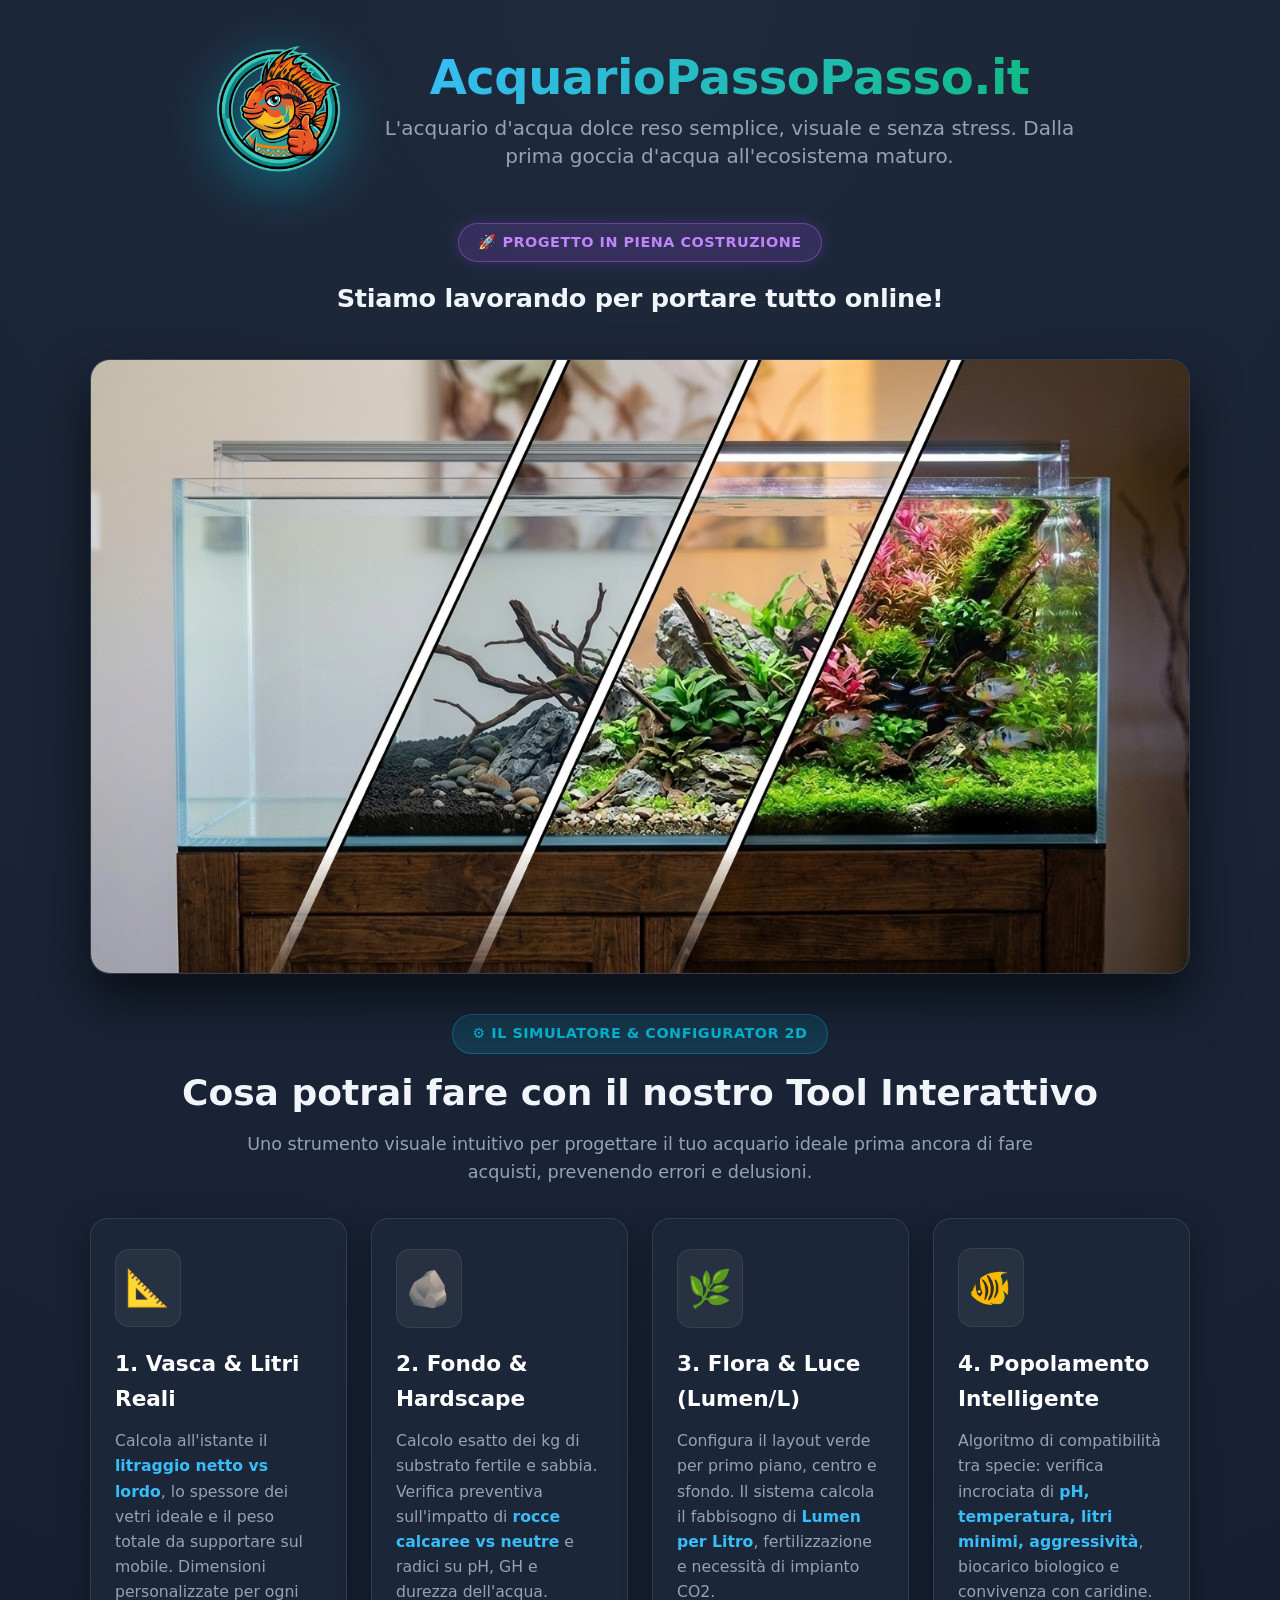
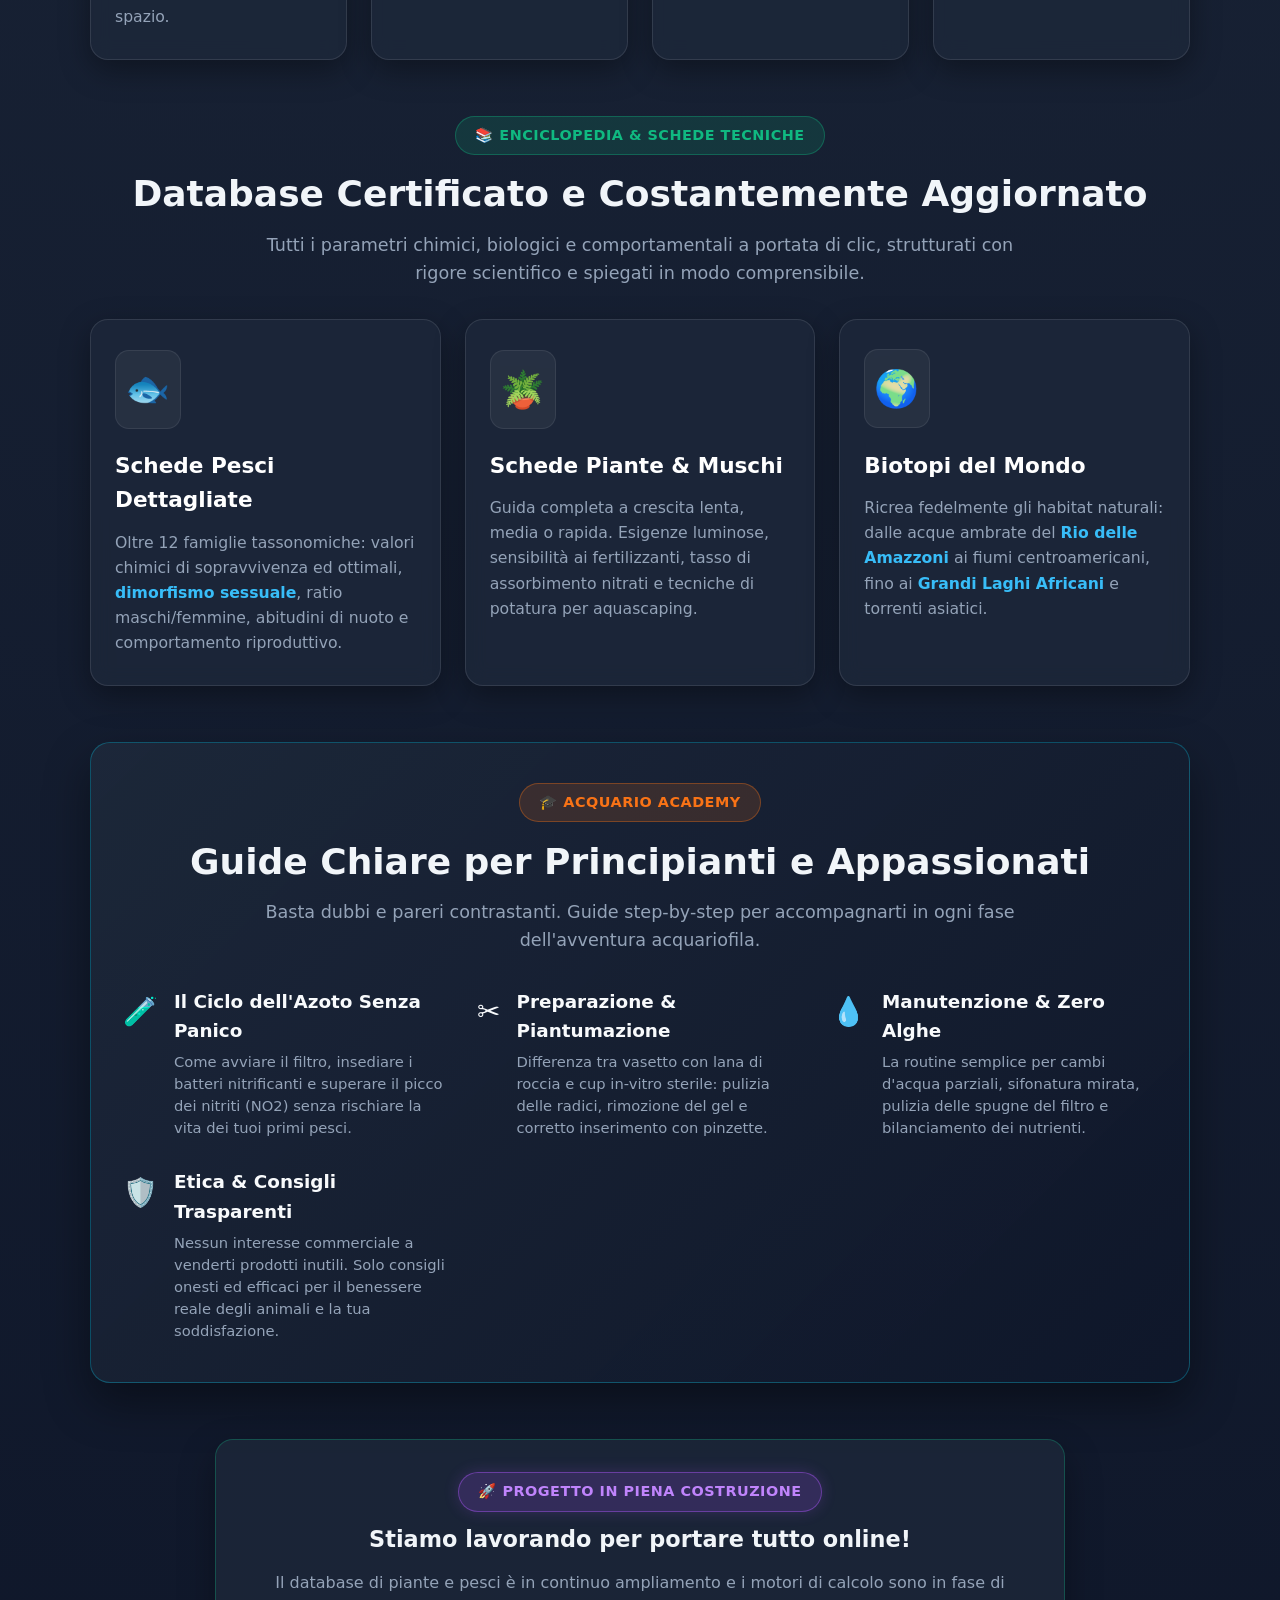
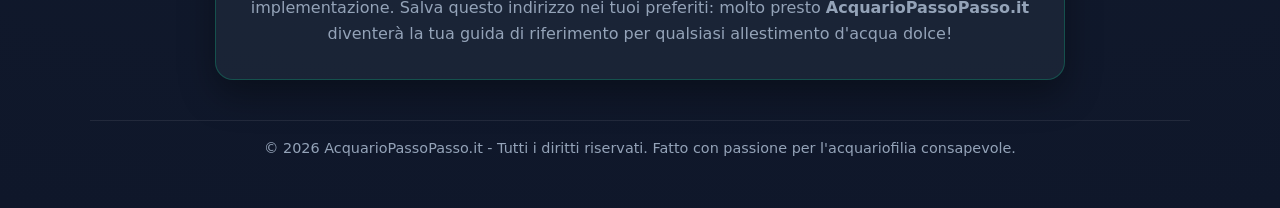
<file: index.html>
<!DOCTYPE html>
<html lang="it">
<head>
  <meta charset="UTF-8">
  <meta name="viewport" content="width=device-width, initial-scale=1.0">
  <title>AcquarioPassoPasso.it - La Guida & Simulatore per il tuo Acquario d'Acqua Dolce</title>
  <style>
    :root {
      --bg-dark: #0f172a;
      --bg-card: rgba(30, 41, 59, 0.75);
      --bg-card-hover: rgba(30, 41, 59, 0.95);
      --accent-green: #10b981;
      --accent-teal: #06b6d4;
      --accent-blue: #38bdf8;
      --accent-orange: #f97316;
      --accent-purple: #a855f7;
      --text-main: #f8fafc;
      --text-muted: #94a3b8;
      --border-light: rgba(255, 255, 255, 0.1);
      --border-accent: rgba(6, 182, 212, 0.35);
    }
    * { 
      box-sizing: border-box; 
      margin: 0; 
      padding: 0; 
      font-family: 'Segoe UI', system-ui, -apple-system, sans-serif; 
    }
    body {
      background: radial-gradient(circle at top center, #1e293b 0%, #0f172a 100%);
      color: var(--text-main);
      min-height: 100vh;
      display: flex;
      flex-direction: column;
      align-items: center;
      padding: 2rem 1.25rem;
      overflow-x: hidden;
      line-height: 1.6;
    }
    .main-container {
      width: 100%;
      max-width: 1100px;
      display: flex;
      flex-direction: column;
      align-items: center;
    }
    header {
      text-align: center;
      margin-bottom: 2rem;
      width: 100%;
      display: flex;
      flex-direction: column;
      align-items: center;
    }
    .brand-logo-container {
      display: flex;
      flex-direction: row;
      align-items: center;
      justify-content: center;
      gap: 1.5rem;
      margin-bottom: 0.75rem;
      flex-wrap: wrap;
    }
    .mascot-img {
      width: clamp(120px, 15vw, 155px);
      height: auto;
      aspect-ratio: 1/1;
      object-fit: contain;
      filter: drop-shadow(0 12px 28px rgba(6, 182, 212, 0.45));
      border: none;
      border-radius: 0;
      background: transparent;
      flex-shrink: 0;
      transition: transform 0.3s ease;
    }
    .mascot-img:hover {
      transform: scale(1.05) rotate(2deg);
    }
    .brand-text-container {
      display: flex;
      flex-direction: column;
      align-items: center;
      justify-content: center;
    }
    h1 {
      font-size: clamp(2rem, 5.5vw, 3rem);
      background: linear-gradient(135deg, #38bdf8 0%, #10b981 100%);
      -webkit-background-clip: text;
      -webkit-text-fill-color: transparent;
      font-weight: 800;
      letter-spacing: -0.5px;
      line-height: 1.2;
      text-align: center;
    }
    p.tagline {
      font-size: clamp(1rem, 3.5vw, 1.25rem);
      color: var(--text-muted);
      margin-top: 0.5rem;
      line-height: 1.4;
      text-align: center;
      max-width: 700px;
    }

    /* Top Notice between Header and Hero */
    .top-status-notice {
      margin-top: 1.5rem;
      margin-bottom: 0.5rem;
      text-align: center;
    }
    .top-status-title {
      font-size: clamp(1.2rem, 3.5vw, 1.6rem);
      color: #f1f5f9;
      font-weight: 800;
      letter-spacing: -0.3px;
      margin-top: 0.35rem;
    }

    /* Hero Banner */
    .hero-banner-container {
      width: 100%;
      background: var(--bg-card);
      border: 1px solid var(--border-light);
      border-radius: 20px;
      overflow: hidden;
      box-shadow: 0 25px 50px rgba(0,0,0,0.6);
      backdrop-filter: blur(12px);
      margin-bottom: 2.5rem;
      transition: border-color 0.3s ease;
    }
    .hero-banner-container:hover {
      border-color: var(--border-accent);
    }
    .hero-banner-img {
      width: 100%;
      height: auto;
      display: block;
    }

    /* Section styling */
    .section-title-wrap {
      text-align: center;
      margin-bottom: 2rem;
      width: 100%;
    }
    .badge-pill {
      display: inline-block;
      background: rgba(16, 185, 129, 0.15);
      color: var(--accent-green);
      padding: 0.45rem 1.2rem;
      border-radius: 50px;
      font-size: 0.9rem;
      font-weight: 700;
      border: 1px solid rgba(16, 185, 129, 0.35);
      margin-bottom: 0.65rem;
      letter-spacing: 0.5px;
      text-transform: uppercase;
    }
    .badge-pill.orange {
      background: rgba(249, 115, 22, 0.15);
      color: var(--accent-orange);
      border-color: rgba(249, 115, 22, 0.35);
    }
    .badge-pill.teal {
      background: rgba(6, 182, 212, 0.15);
      color: var(--accent-teal);
      border-color: rgba(6, 182, 212, 0.35);
    }
    .badge-pill.purple {
      background: rgba(168, 85, 247, 0.18);
      color: #c084fc;
      border-color: rgba(168, 85, 247, 0.45);
      box-shadow: 0 0 15px rgba(168, 85, 247, 0.2);
    }
    h2.section-title {
      font-size: clamp(1.6rem, 4vw, 2.25rem);
      color: #f1f5f9;
      font-weight: 800;
      margin-bottom: 0.5rem;
    }
    p.section-subtitle {
      color: var(--text-muted);
      font-size: clamp(0.95rem, 2.5vw, 1.1rem);
      max-width: 800px;
      margin: 0 auto;
    }

    /* Feature Grid */
    .features-grid {
      display: grid;
      grid-template-columns: repeat(auto-fit, minmax(250px, 1fr));
      gap: 1.5rem;
      width: 100%;
      margin-bottom: 3.5rem;
    }
    .feature-card {
      background: var(--bg-card);
      border: 1px solid var(--border-light);
      padding: 1.85rem 1.5rem;
      border-radius: 18px;
      box-shadow: 0 10px 30px rgba(0,0,0,0.35);
      backdrop-filter: blur(10px);
      transition: all 0.3s cubic-bezier(0.4, 0, 0.2, 1);
      display: flex;
      flex-direction: column;
      position: relative;
      overflow: hidden;
    }
    .feature-card::before {
      content: '';
      position: absolute;
      top: 0;
      left: 0;
      right: 0;
      height: 3px;
      background: linear-gradient(90deg, var(--accent-teal), var(--accent-green));
      opacity: 0;
      transition: opacity 0.3s ease;
    }
    .feature-card:hover {
      background: var(--bg-card-hover);
      transform: translateY(-5px);
      border-color: var(--border-accent);
      box-shadow: 0 15px 40px rgba(6, 182, 212, 0.15);
    }
    .feature-card:hover::before {
      opacity: 1;
    }
    .feature-icon {
      font-size: 2.25rem;
      margin-bottom: 1.25rem;
      display: inline-block;
      width: fit-content;
      padding: 0.6rem;
      background: rgba(255, 255, 255, 0.05);
      border-radius: 14px;
      border: 1px solid rgba(255, 255, 255, 0.08);
    }
    .feature-card h3 {
      font-size: 1.35rem;
      color: #ffffff;
      margin-bottom: 0.75rem;
      font-weight: 700;
    }
    .feature-card p {
      color: var(--text-muted);
      font-size: 0.98rem;
      line-height: 1.6;
    }
    .feature-card .highlight {
      color: #38bdf8;
      font-weight: 600;
    }

    /* Pillars / Highlights full-width section */
    .pillar-box {
      width: 100%;
      background: linear-gradient(135deg, rgba(30, 41, 59, 0.85) 0%, rgba(15, 23, 42, 0.9) 100%);
      border: 1px solid var(--border-accent);
      border-radius: 20px;
      padding: 2.5rem 2rem;
      margin-bottom: 3.5rem;
      box-shadow: 0 20px 45px rgba(0,0,0,0.4);
    }
    .pillar-header {
      text-align: center;
      margin-bottom: 2rem;
    }
    .pillar-grid {
      display: grid;
      grid-template-columns: repeat(auto-fit, minmax(280px, 1fr));
      gap: 1.75rem;
    }
    .pillar-item {
      display: flex;
      gap: 1rem;
      align-items: flex-start;
    }
    .pillar-icon {
      font-size: 1.75rem;
      flex-shrink: 0;
      margin-top: 0.2rem;
    }
    .pillar-content h4 {
      font-size: 1.15rem;
      color: #f8fafc;
      margin-bottom: 0.35rem;
      font-weight: 700;
    }
    .pillar-content p {
      font-size: 0.92rem;
      color: var(--text-muted);
      line-height: 1.5;
    }

    /* Status banner footer */
    .status-box {
      width: 100%;
      max-width: 850px;
      text-align: center;
      background: var(--bg-card);
      padding: 2rem 1.5rem;
      border-radius: 18px;
      border: 1px solid rgba(16, 185, 129, 0.3);
      box-shadow: 0 15px 35px rgba(0,0,0,0.35);
      margin-bottom: 2.5rem;
    }
    .status-box h3 {
      font-size: 1.4rem;
      color: #f1f5f9;
      margin-bottom: 0.75rem;
    }
    .status-box p {
      color: var(--text-muted);
      font-size: 1rem;
      line-height: 1.6;
    }

    footer {
      color: var(--text-muted);
      font-size: 0.9rem;
      text-align: center;
      padding: 1rem 0;
      width: 100%;
      border-top: 1px solid rgba(255, 255, 255, 0.08);
    }

    /* Responsive */
    @media (max-width: 640px) {
      body {
        padding: 1.25rem 0.85rem;
      }
      .brand-logo-container {
        flex-direction: column;
        gap: 0.85rem;
      }
      .mascot-img {
        width: 125px;
      }
      .top-status-notice {
        margin-top: 1.2rem;
      }
      .hero-banner-container {
        border-radius: 14px;
        margin-bottom: 1.75rem;
      }
      .pillar-box {
        padding: 1.75rem 1.25rem;
      }
      .features-grid {
        gap: 1.15rem;
        margin-bottom: 2.5rem;
      }
    }
  </style>
</head>
<body>
  <div class="main-container">
    
    <!-- HEADER BRAND -->
    <header>
      <div class="brand-logo-container">
        <img class="mascot-img" src="assets/mascot_logo.png" alt="Mascotte Apistogramma Cacatuoides">
        <div class="brand-text-container">
          <h1>AcquarioPassoPasso.it</h1>
          <p class="tagline">L'acquario d'acqua dolce reso semplice, visuale e senza stress. Dalla prima goccia d'acqua all'ecosistema maturo.</p>
        </div>
      </div>

      <!-- AVVISO STATO: TRA TITOLO E BANNER -->
      <div class="top-status-notice">
        <span class="badge-pill purple">🚀 PROGETTO IN PIENA COSTRUZIONE</span>
        <h2 class="top-status-title">Stiamo lavorando per portare tutto online!</h2>
      </div>
    </header>

    <!-- HERO BANNER TIMELINE -->
    <main class="hero-banner-container">
      <img class="hero-banner-img" src="assets/homepage_hero_timeline.jpg" alt="Evoluzione in 4 fasi dell'acquario: Vasca, Hardscape, Piantumazione ed Ecosistema">
    </main>

    <!-- SEZIONE 1: IL CONFIGURATORE & TOOL INTERATTIVO -->
    <section class="section-title-wrap">
      <span class="badge-pill teal">⚙️ Il Simulatore & Configurator 2D</span>
      <h2 class="section-title">Cosa potrai fare con il nostro Tool Interattivo</h2>
      <p class="section-subtitle">Uno strumento visuale intuitivo per progettare il tuo acquario ideale prima ancora di fare acquisti, prevenendo errori e delusioni.</p>
    </section>

    <div class="features-grid">
      <div class="feature-card">
        <div class="feature-icon">📐</div>
        <h3>1. Vasca & Litri Reali</h3>
        <p>Calcola all'istante il <span class="highlight">litraggio netto vs lordo</span>, lo spessore dei vetri ideale e il peso totale da supportare sul mobile. Dimensioni personalizzate per ogni spazio.</p>
      </div>

      <div class="feature-card">
        <div class="feature-icon">🪨</div>
        <h3>2. Fondo & Hardscape</h3>
        <p>Calcolo esatto dei kg di substrato fertile e sabbia. Verifica preventiva sull'impatto di <span class="highlight">rocce calcaree vs neutre</span> e radici su pH, GH e durezza dell'acqua.</p>
      </div>

      <div class="feature-card">
        <div class="feature-icon">🌿</div>
        <h3>3. Flora & Luce (Lumen/L)</h3>
        <p>Configura il layout verde per primo piano, centro e sfondo. Il sistema calcola il fabbisogno di <span class="highlight">Lumen per Litro</span>, fertilizzazione e necessità di impianto CO2.</p>
      </div>

      <div class="feature-card">
        <div class="feature-icon">🐠</div>
        <h3>4. Popolamento Intelligente</h3>
        <p>Algoritmo di compatibilità tra specie: verifica incrociata di <span class="highlight">pH, temperatura, litri minimi, aggressività</span>, biocarico biologico e convivenza con caridine.</p>
      </div>
    </div>

    <!-- SEZIONE 2: L'ENCICLOPEDIA TECNICA & SCHEDE -->
    <section class="section-title-wrap">
      <span class="badge-pill green">📚 Enciclopedia & Schede Tecniche</span>
      <h2 class="section-title">Database Certificato e Costantemente Aggiornato</h2>
      <p class="section-subtitle">Tutti i parametri chimici, biologici e comportamentali a portata di clic, strutturati con rigore scientifico e spiegati in modo comprensibile.</p>
    </section>

    <div class="features-grid">
      <div class="feature-card">
        <div class="feature-icon">🐟</div>
        <h3>Schede Pesci Dettagliate</h3>
        <p>Oltre 12 famiglie tassonomiche: valori chimici di sopravvivenza ed ottimali, <span class="highlight">dimorfismo sessuale</span>, ratio maschi/femmine, abitudini di nuoto e comportamento riproduttivo.</p>
      </div>

      <div class="feature-card">
        <div class="feature-icon">🪴</div>
        <h3>Schede Piante & Muschi</h3>
        <p>Guida completa a crescita lenta, media o rapida. Esigenze luminose, sensibilità ai fertilizzanti, tasso di assorbimento nitrati e tecniche di potatura per aquascaping.</p>
      </div>

      <div class="feature-card">
        <div class="feature-icon">🌍</div>
        <h3>Biotopi del Mondo</h3>
        <p>Ricrea fedelmente gli habitat naturali: dalle acque ambrate del <span class="highlight">Rio delle Amazzoni</span> ai fiumi centroamericani, fino ai <span class="highlight">Grandi Laghi Africani</span> e torrenti asiatici.</p>
      </div>
    </div>

    <!-- SEZIONE 3: L'ACADEMY E LE GUIDE PRATICHE -->
    <div class="pillar-box">
      <div class="pillar-header">
        <span class="badge-pill orange">🎓 Acquario Academy</span>
        <h2 class="section-title">Guide Chiare per Principianti e Appassionati</h2>
        <p class="section-subtitle">Basta dubbi e pareri contrastanti. Guide step-by-step per accompagnarti in ogni fase dell'avventura acquariofila.</p>
      </div>

      <div class="pillar-grid">
        <div class="pillar-item">
          <div class="pillar-icon">🧪</div>
          <div class="pillar-content">
            <h4>Il Ciclo dell'Azoto Senza Panico</h4>
            <p>Come avviare il filtro, insediare i batteri nitrificanti e superare il picco dei nitriti (NO2) senza rischiare la vita dei tuoi primi pesci.</p>
          </div>
        </div>

        <div class="pillar-item">
          <div class="pillar-icon">✂️</div>
          <div class="pillar-content">
            <h4>Preparazione & Piantumazione</h4>
            <p>Differenza tra vasetto con lana di roccia e cup in-vitro sterile: pulizia delle radici, rimozione del gel e corretto inserimento con pinzette.</p>
          </div>
        </div>

        <div class="pillar-item">
          <div class="pillar-icon">💧</div>
          <div class="pillar-content">
            <h4>Manutenzione & Zero Alghe</h4>
            <p>La routine semplice per cambi d'acqua parziali, sifonatura mirata, pulizia delle spugne del filtro e bilanciamento dei nutrienti.</p>
          </div>
        </div>

        <div class="pillar-item">
          <div class="pillar-icon">🛡️</div>
          <div class="pillar-content">
            <h4>Etica & Consigli Trasparenti</h4>
            <p>Nessun interesse commerciale a venderti prodotti inutili. Solo consigli onesti ed efficaci per il benessere reale degli animali e la tua soddisfazione.</p>
          </div>
        </div>
      </div>
    </div>

    <!-- BOX STATO PROGETTO / CALLOUT -->
    <div class="status-box">
      <span class="badge-pill purple">🚀 Progetto in Piena Costruzione</span>
      <h3>Stiamo lavorando per portare tutto online!</h3>
      <p>
        Il database di piante e pesci è in continuo ampliamento e i motori di calcolo sono in fase di implementazione. 
        Salva questo indirizzo nei tuoi preferiti: molto presto <strong>AcquarioPassoPasso.it</strong> diventerà la tua guida di riferimento per qualsiasi allestimento d'acqua dolce!
      </p>
    </div>

    <!-- FOOTER -->
    <footer>
      &copy; 2026 AcquarioPassoPasso.it - Tutti i diritti riservati. Fatto con passione per l'acquariofilia consapevole.
    </footer>

  </div>
</body>
</html>
</file>
